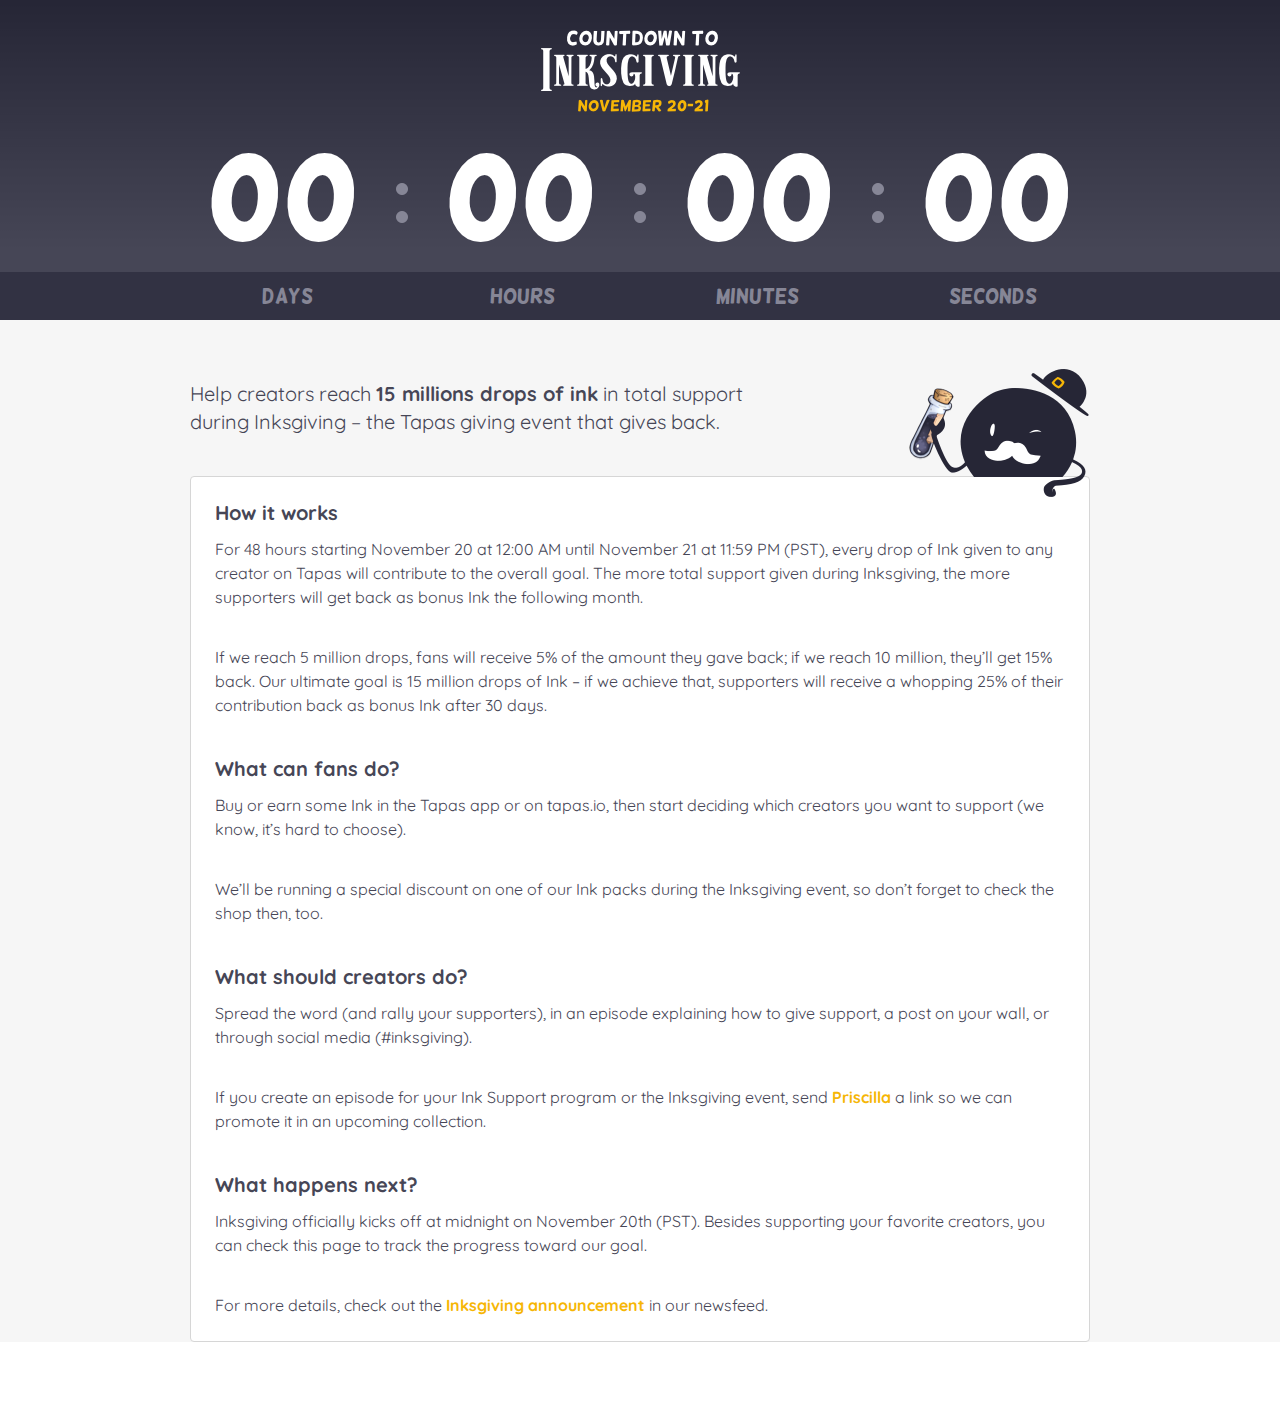
<file: index.html>
<!DOCTYPE html>
<html>
  <head>
        <meta charset="utf-8">
        <meta http-equiv="X-UA-Compatible" content="IE=edge">
        <title>Inksgiving - Tapas</title>
        <meta name="robots" content="noimageindex, noarchive">
        <meta name="mobile-web-app-capable" content="yes">
        <meta name="theme-color" content="#000000">
        <meta id="viewport" name="viewport" content="width=device-width, initial-scale=1, minimum-scale=1, maximum-scale=1, viewport-fit=cover">
        <link rel="stylesheet" href="sprites-events.min.css"/>
        <link href="https://fonts.googleapis.com/css?family=Quicksand:400,700" rel="stylesheet">
        <style type="text/css">
          @font-face {
            font-family: Helsinki;
            font-weight:400;
            src: local('Helsinki'), url('./resources/fonts/helsinki.ttf') format('truetype');
          }
          html, body, .root {
            min-height: 100%;
            margin: 0;
            padding: 0;
            border: 0;
          }
          html {
            vertical-align: baseline;
          }
          body {
            overflow-y: auto;
            font-family: 'Quicksand', sans-serif;
            font-size: 14px;
            line-height: 18px;
          }
          i {
            display: inline-block;
          }
          header {
            background-image: url(./resources/images/inksgiving-gradient.png);
            background-repeat: repeat-x;
            background-size: 2px 320px;
            height: 320px;
            display: flex;
            flex-direction: column;
          }
          .header__title-block {
            padding-top: 30px;
            margin: 0 auto;
            text-align: center;
            flex-grow: 1;
            flex-shrink: 0;
          }
          .header__descs {
            margin: 0 auto;
            display: flex;
            width: 100%;
            max-width: 940px;
            height: 48px;
            align-items: center;
          }
          .header__desc {
            flex-grow: 1;
            flex-basis: 0;
            height: 24px;
            color: #868696;
            font-family: Helsinki;
            font-size: 20px;
            line-height: 24px;
            text-align: center;
          }
          .header__counter {
            margin: 0 auto;
            display: flex;
            width: 100%;
            max-width: 940px;
            align-items: center;
          }
          .header__counter-number {
            flex-grow: 1;
            flex-basis: 0;
            color: #FFFFFF;
            font-family: Helsinki;
            font-size: 120px;
            line-height: 1;
            text-align: center;
            margin-bottom: 15px;
          }
          .section {
            background-color: #f6f6f6;
            height: 100%;
          }
          .main {
            height: 100%;
            width: 100%;
            max-width: 940px;
            margin: 60px auto;
            color: #464656;
            padding: 0 20px;
            box-sizing: border-box;
          }
          .main p {
            margin: 0;
          }
          .main a {
            color: #F6B606;
            text-decoration: none;
          }
          .main__how-box {
            margin: 0 auto;
            border: 1px solid #D6D6D6;
            border-radius: 4px;
            background-color: #FFFFFF;
            font-size: 16px;
            line-height: 24px;
            padding: 24px;
            position: relative;
          }
          .main__how-box h5 {
            font-size: 20px;
            margin: 40px 0 12px;
          }
          .main__how-box h5.nm {
            margin-top: 0;
          }
          .main__hero {
            width: 100%;
            max-width: 572px;
            font-size: 20px;
            line-height: 28px;
            margin-bottom: 40px !important;
          }
          .main__tapamon {
            position: absolute;
            right: 0;
            top: -108px;
          }
          .empty {
            line-height: 36px;
          }
        </style>
        <script type="text/javascript">
          //https://codeburst.io/a-countdown-timer-in-pure-javascript-f3cdaae1a1a3
          function countdown(endDate) {
            var days, hours, minutes, seconds;

            endDate = new Date(endDate).getTime();

            if (isNaN(endDate)) {
              return;
            }

            setInterval(calculate, 1000);

            function calculate() {
              var startDate = new Date();
              startDate = startDate.getTime();

              var timeRemaining = parseInt((endDate - startDate) / 1000);

              if (timeRemaining >= 0) {
                days = parseInt(timeRemaining / 86400);
                timeRemaining = (timeRemaining % 86400);

                hours = parseInt(timeRemaining / 3600);
                timeRemaining = (timeRemaining % 3600);

                minutes = parseInt(timeRemaining / 60);
                timeRemaining = (timeRemaining % 60);

                seconds = parseInt(timeRemaining);

                document.getElementById("days").innerHTML = parseInt(days, 10);
                document.getElementById("hours").innerHTML = ("0" + hours).slice(-2);
                document.getElementById("minutes").innerHTML = ("0" + minutes).slice(-2);
                document.getElementById("seconds").innerHTML = ("0" + seconds).slice(-2);
              } else {
                return;
              }
            }
          }

          (function () {
            countdown(Date.UTC('2018', '10', '20', '8', '0','0'));
          }());
        </script>
  </head>
  <body>
    <div class="root">
      <section class="section">
        <header class="header">
          <div class="header__title-block">
            <i class="sp-ev-title-block"></i>
          </div>
          <div class="header__counter">
            <span class="header__counter-number" id="days">00</span>
            <span class="header__coutner-dot"><i class="sp-ev-colon-block"></i></span>
            <span class="header__counter-number" id="hours">00</span>
            <span class="header__coutner-dot"><i class="sp-ev-colon-block"></i></span>
            <span class="header__counter-number" id="minutes">00</span>
            <span class="header__coutner-dot"><i class="sp-ev-colon-block"></i></span>
            <span class="header__counter-number" id="seconds">00</span>
          </div>
          <div class="header__descs">
            <span class="header__desc">days</span>
            <span class="header__desc">hours</span>
            <span class="header__desc">minutes</span>
            <span class="header__desc">seconds</span>
          </div>
        </header>
        <main class="main">
          <p class="main__hero">Help creators reach <b>15 millions drops of ink</b> in total support during Inksgiving – the Tapas giving event that gives back.</p>
          <div class="main__how-box">
            <div class="main__tapamon">
              <i class="sp-ev-tapamon-inkpilgrim"></i>
            </div>
            <h5 class="nm">How it works</h5>
            <p>For 48 hours starting November 20 at 12:00 AM until November 21 at 11:59 PM (PST), every drop of Ink given to any creator on Tapas will contribute to the overall goal. The more total support given during Inksgiving, the more supporters will get back as bonus Ink the following month.</p>
            <p class="empty">&nbsp;</p>
            <p>If we reach 5 million drops, fans will receive 5% of the amount they gave back; if we reach 10 million, they’ll get 15% back. Our ultimate goal is 15 million drops of Ink – if we achieve that, supporters will receive a whopping 25% of their contribution back as bonus Ink after 30 days.</p>

            <h5>What can fans do?</h5>
            <p>Buy or earn some Ink in the Tapas app or on tapas.io, then start deciding which creators you want to support (we know, it’s hard to choose).</p>
            <p class="empty">&nbsp;</p>
            <p>We’ll be running a special discount on one of our Ink packs during the Inksgiving event, so don’t forget to check the shop then, too.</p>

            <h5>What should creators do?</h5>
            <p>Spread the word (and rally your supporters), in an episode explaining how to give support, a post on your wall, or through social media (#inksgiving).</p>
            <p class="empty">&nbsp;</p>
            <p>If you create an episode for your Ink Support program or the Inksgiving event, send <a href="mailto:priscillatov@tapasmedia.co"><b>Priscilla</b></a> a link so we can promote it in an upcoming collection.</p>

            <h5>What happens next?</h5>
            <p>Inksgiving officially kicks off at midnight on November 20th (PST). Besides supporting your favorite creators, you can check this page to track the progress toward our goal.</p>
            <p class="empty">&nbsp;</p>
            <p>For more details, check out the <a href="https://tapas.io/newsfeed/32"><b>Inksgiving announcement</b></a> in our newsfeed.</p>
          </div>
        </main>
      </section>
    </div>
  </body>
</html>
</file>
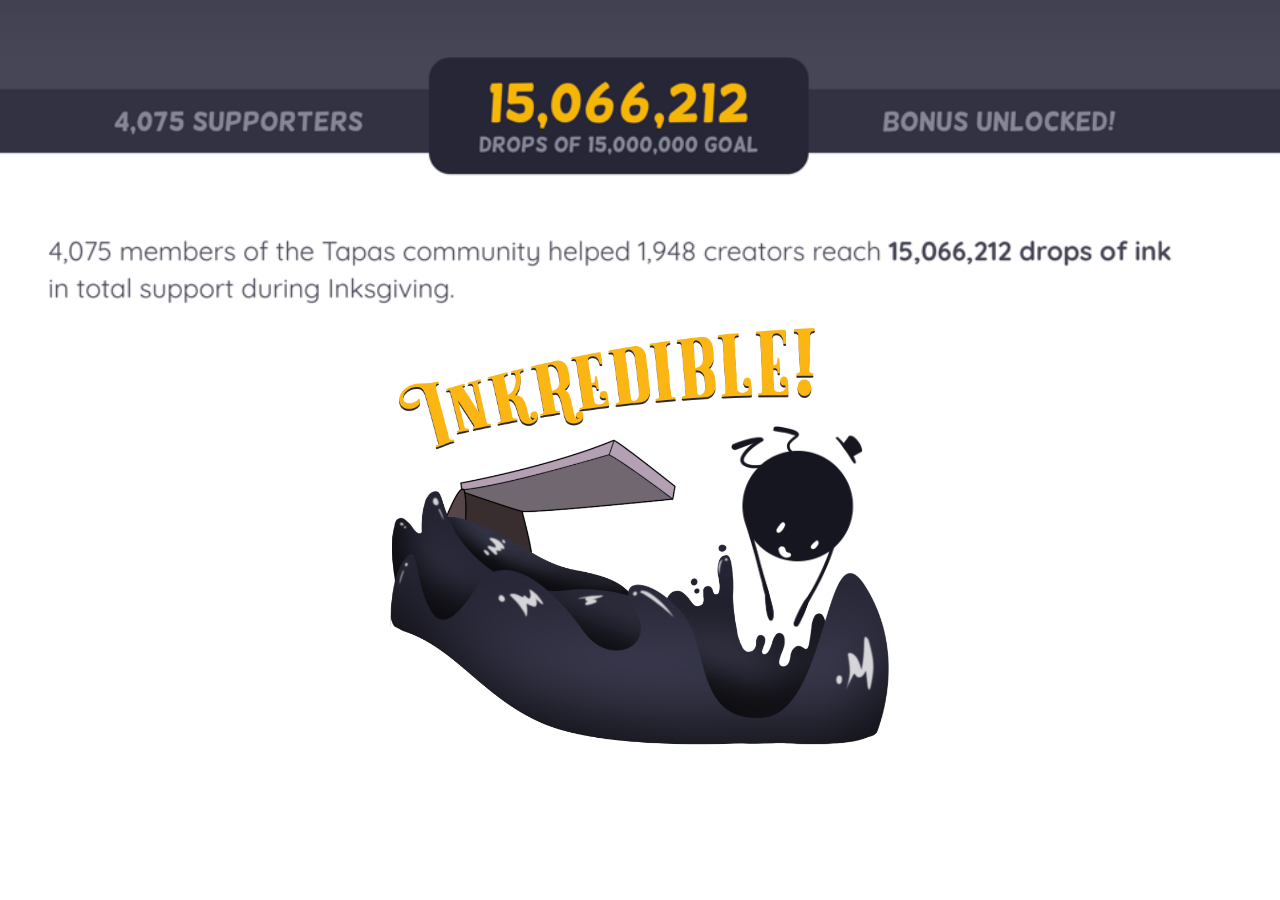
<file: ink-diving.html>
<!DOCTYPE html>
<html>
  <head>
        <meta charset="utf-8">
        <meta http-equiv="X-UA-Compatible" content="IE=edge">
        <title>Inksgiving - Tapas</title>
        <meta name="robots" content="noimageindex, noarchive">
        <meta name="mobile-web-app-capable" content="yes">
        <meta name="theme-color" content="#000000">
        <meta id="viewport" name="viewport" content="width=device-width, initial-scale=1, minimum-scale=1, maximum-scale=1, viewport-fit=cover">
        <script src="https://cdnjs.cloudflare.com/ajax/libs/jquery/3.3.1/jquery.slim.min.js"></script>
        <style type="text/css">
        @font-face {
          font-family: Sarastic;
          font-weight:400;
          src: local('Sarastic'), url('./resources/fonts/Sarcastic-Regular.ttf') format('truetype');
        }
        p {
          font-family: Sarastic;
        }
        .frame {
          margin: 48px auto;
          position: relative;
          width: 500px;
          height: 448px;
          top: 270px;
        }
        .overflow {
          overflow: hidden;
        }
        .t-dive {
          position: absolute;
          right: 27px;
          bottom: 139px;
          transition: bottom 1.5s cubic-bezier(0.18, 0.89, 0.32, 1.28) 0s;
        }
        .t-diving {
          bottom: -90px;
        }
        .t-text {
          position: absolute;
          left: -8px;
          top: 7px;
          z-index: 10;
          cursor: pointer;
        }
        .t-see {
          position: absolute;
          bottom: 5px;
          right: 1px;
          z-index: 100;
          opacity: 1;
          transition: opacity 1s cubic-bezier(0.18, 0.89, 0.32, 1.28) 0.5s;

        }
        .t-bg {
          position: absolute;
          bottom: 0;
          opacity: 0.5;
        }
        @keyframes swing {
          15% {
            transform: rotate3d(0, 0, 1, 15deg);
          }

          30% {
            transform: rotate3d(0, 0, 1, -10deg);
          }

          45% {
            transform: rotate3d(0, 0, 1, 5deg);
          }

          60% {
            transform: rotate3d(0, 0, 1, -5deg);
          }

          75%, 100% {
            transform: rotate3d(0, 0, 1, 0deg);
          }
        }

        .swing {
          transform-origin: top center;
          animation-name: swing;
          animation-duration: 1.5s;
          animation-delay: 1s;
          animation-iteration-count: infinite;
        }

        @keyframes rotateOutDownLeft {
          from {
            transform-origin: left bottom;
            opacity: 1;
          }

          to {
            transform-origin: left bottom;
            transform: rotate3d(0, 0, 1, 45deg);
            opacity: 0;
          }
        }

        .rotateOutDownLeft {
          animation-name: rotateOutDownLeft;
          animation-duration: 1s;
        }

        .hidden {
          display: none;
        }
        .white {
          background-color: #FFF;
          width: 100%;
          height: 100px;
          bottom: 0;
          position: absolute;
        }

        .fadeOut {
          opacity: 0;
        }
        .txt {
          font-size: 140px;
          margin: auto 0;
          text-align: center;
          color: white ;
          text-shadow: 0 0 5px #fff, 0 0 10px #fff, 0 0 20px #fcb614, 0 0 30px #fcb614, 0 0 40px #fcb614, 0 0 55px #fcb614, 0 0 75px #fcb614;
        }
        body {
          background-image: url(resources/images/bg.png);
          background-size: 100%;
          background-repeat: no-repeat;

        }
    </style>
  </head>
  <body>
    <div style="">
      <div class="frame">
        <img class="t-dive js-img" src="resources/images/t-dive.png" width="132">
        <img class="t-text swing js-img" src="resources/images/ink-text.png" width="450" onclick="a()">
        <div class="white js-img"></div>
        <img class="t-see js-img" src="resources/images/inksea.png" width="500">
        <!-- <img class="t-bg" src="resources/images/ink-dive-ink.png" width="500"> -->
        <p class="txt hidden">inkredible!</p>
      </div>
    </div>
      <script type="text/javascript">
        function a() {
          $('.t-text').removeClass('swing').addClass('rotateOutDownLeft');
          $('.frame').addClass('overflow');
          $('.t-dive').addClass('t-diving');
          $('.t-see').addClass('fadeOut');
        }

        $('.t-text').on('animationend', function() {
          $('.js-img').addClass('hidden');
          $('.txt').removeClass('hidden');
        });
      </script>
  </body>
</html>
</file>
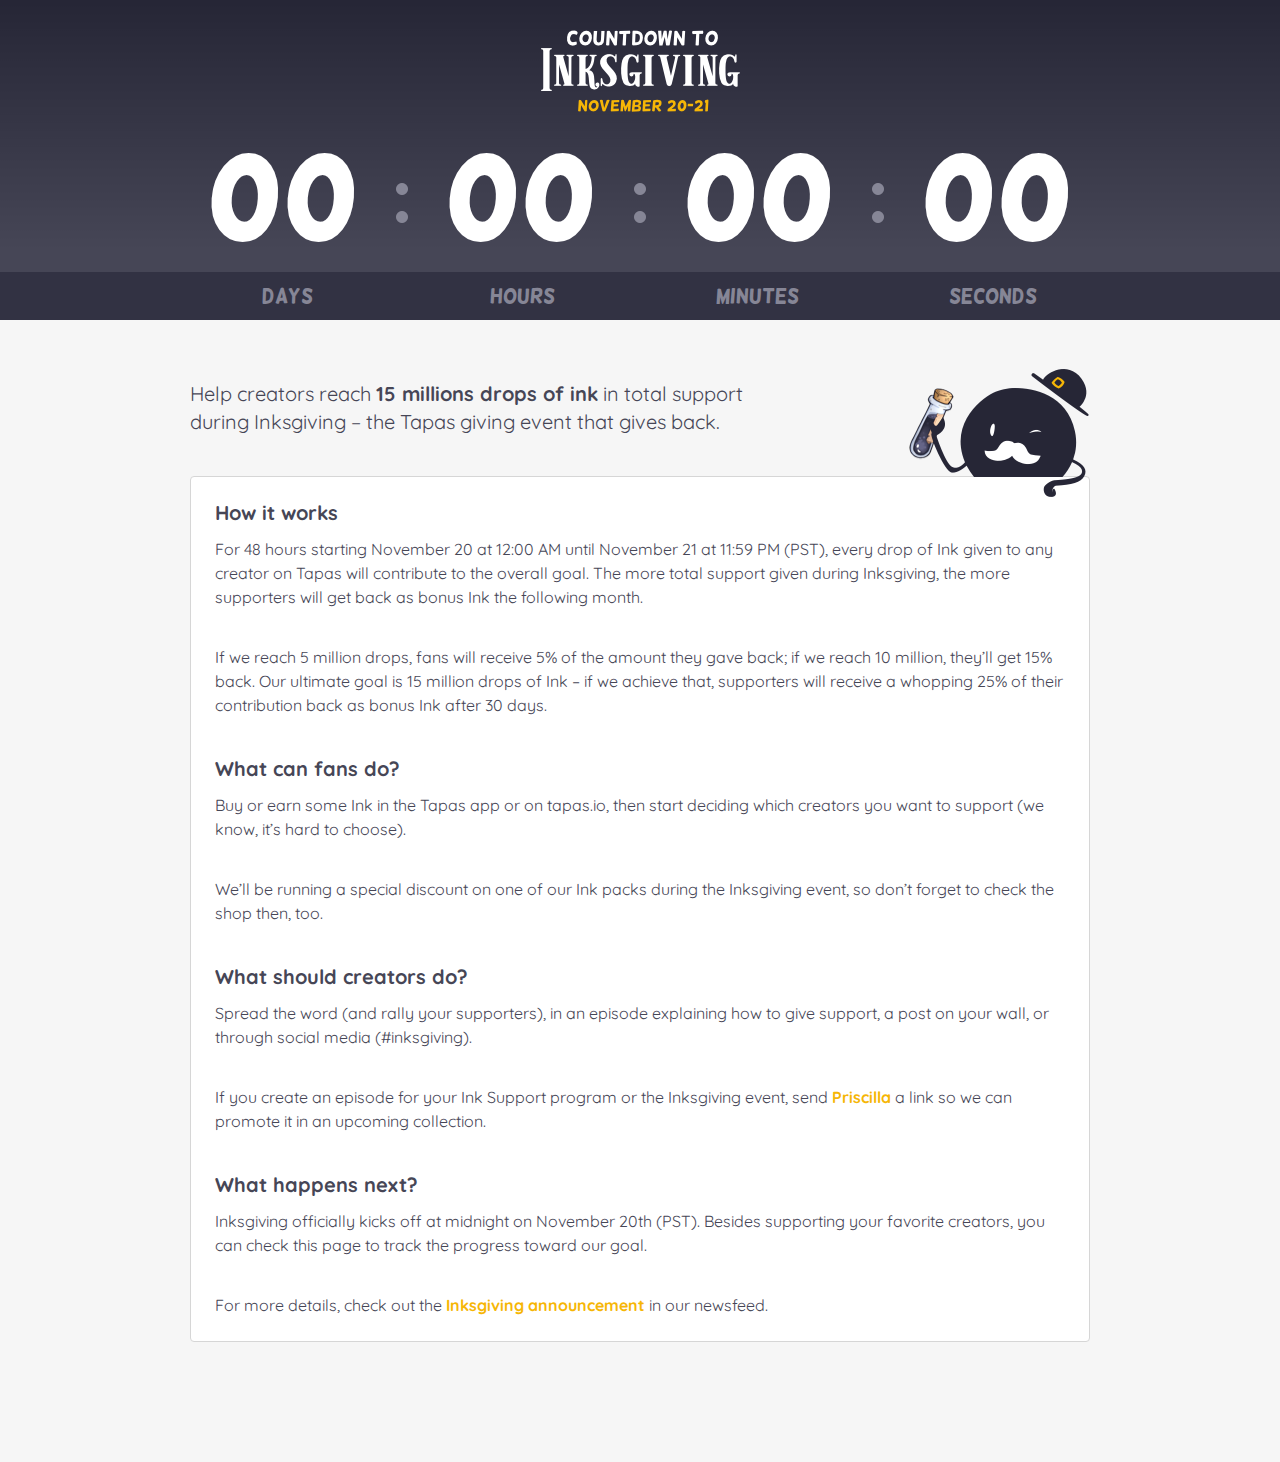
<file: inks.html>
<!DOCTYPE html>
<html>
  <head>
        <meta charset="utf-8">
        <meta http-equiv="X-UA-Compatible" content="IE=edge">
        <title>Inksgiving - Tapas</title>
        <meta name="robots" content="noimageindex, noarchive">
        <meta name="mobile-web-app-capable" content="yes">
        <meta name="theme-color" content="#000000">
        <meta id="viewport" name="viewport" content="width=device-width, initial-scale=1, minimum-scale=1, maximum-scale=1, viewport-fit=cover">
        <link rel="stylesheet" href="sprites-events.min.css"/>
        <link href="https://fonts.googleapis.com/css?family=Quicksand:400,700" rel="stylesheet">
        <style type="text/css">
          @font-face {
            font-family: Helsinki;
            font-weight:400;
            src: local('Helsinki'), url('./resources/fonts/helsinki.ttf') format('truetype');
          }
          html, body, .root {
            min-height: 100%;
            margin: 0;
            padding: 0;
            border: 0;
          }
          html {
            vertical-align: baseline;
          }
          body {
            overflow-y: auto;
            font-family: 'Quicksand', sans-serif;
            font-size: 14px;
            line-height: 18px;
          }
          i {
            display: inline-block;
          }
          header {
            background-image: url(./resources/images/inksgiving-gradient.png);
            background-repeat: repeat-x;
            background-size: 2px 320px;
            height: 320px;
            display: flex;
            flex-direction: column;
          }
          .header__title-block {
            padding-top: 30px;
            margin: 0 auto;
            text-align: center;
            flex-grow: 1;
            flex-shrink: 0;
          }
          .header__descs {
            margin: 0 auto;
            display: flex;
            width: 100%;
            max-width: 940px;
            height: 48px;
            align-items: center;
          }
          .header__desc {
            flex-grow: 1;
            flex-basis: 0;
            height: 24px;
            color: #868696;
            font-family: Helsinki;
            font-size: 20px;
            line-height: 24px;
            text-align: center;
          }
          .header__counter {
            margin: 0 auto;
            display: flex;
            width: 100%;
            max-width: 940px;
            align-items: center;
          }
          .header__counter-number {
            flex-grow: 1;
            flex-basis: 0;
            color: #FFFFFF;
            font-family: Helsinki;
            font-size: 120px;
            line-height: 1;
            text-align: center;
            margin-bottom: 15px;
          }
          .section {
            background-color: #f6f6f6;
            padding-bottom: 60px;
          }
          .main {
            height: 100%;
            width: 100%;
            max-width: 940px;
            margin: 60px auto;
            color: #464656;
            padding: 0 20px;
            box-sizing: border-box;
          }
          .main p {
            margin: 0;
          }
          .main a {
            color: #F6B606;
            text-decoration: none;
          }
          .main__how-box {
            margin: 0 auto;
            border: 1px solid #D6D6D6;
            border-radius: 4px;
            background-color: #FFFFFF;
            font-size: 16px;
            line-height: 24px;
            padding: 24px;
            position: relative;
          }
          .main__how-box h5 {
            font-size: 20px;
            margin: 40px 0 12px;
          }
          .main__how-box h5.nm {
            margin-top: 0;
          }
          .main__hero {
            width: 100%;
            max-width: 572px;
            font-size: 20px;
            line-height: 28px;
            margin-bottom: 40px !important;
          }
          .main__tapamon {
            position: absolute;
            right: 0;
            top: -108px;
          }
          .empty {
            line-height: 36px;
          }
        </style>
        <script type="text/javascript">
          //https://codeburst.io/a-countdown-timer-in-pure-javascript-f3cdaae1a1a3
          function countdown(endDate) {
            var days, hours, minutes, seconds;

            endDate = new Date(endDate).getTime();

            if (isNaN(endDate)) {
              return;
            }

            setInterval(calculate, 1000);

            function calculate() {
              var startDate = new Date();
              startDate = startDate.getTime();

              var timeRemaining = parseInt((endDate - startDate) / 1000);

              if (timeRemaining >= 0) {
                days = parseInt(timeRemaining / 86400);
                timeRemaining = (timeRemaining % 86400);

                hours = parseInt(timeRemaining / 3600);
                timeRemaining = (timeRemaining % 3600);

                minutes = parseInt(timeRemaining / 60);
                timeRemaining = (timeRemaining % 60);

                seconds = parseInt(timeRemaining);

                document.getElementById("days").innerHTML = parseInt(days, 10);
                document.getElementById("hours").innerHTML = ("0" + hours).slice(-2);
                document.getElementById("minutes").innerHTML = ("0" + minutes).slice(-2);
                document.getElementById("seconds").innerHTML = ("0" + seconds).slice(-2);
              } else {
                return;
              }
            }
          }

          (function () {
            countdown(Date.UTC('2018', '10', '20', '8', '0','0'));
          }());
        </script>
  </head>
  <body>
    <div class="root">
      <section class="section">
        <header class="header">
          <div class="header__title-block">
            <i class="sp-ev-title-block"></i>
          </div>
          <div class="header__counter">
            <span class="header__counter-number" id="days">00</span>
            <span class="header__coutner-dot"><i class="sp-ev-colon-block"></i></span>
            <span class="header__counter-number" id="hours">00</span>
            <span class="header__coutner-dot"><i class="sp-ev-colon-block"></i></span>
            <span class="header__counter-number" id="minutes">00</span>
            <span class="header__coutner-dot"><i class="sp-ev-colon-block"></i></span>
            <span class="header__counter-number" id="seconds">00</span>
          </div>
          <div class="header__descs">
            <span class="header__desc">days</span>
            <span class="header__desc">hours</span>
            <span class="header__desc">minutes</span>
            <span class="header__desc">seconds</span>
          </div>
        </header>
        <main class="main">
          <p class="main__hero">Help creators reach <b>15 millions drops of ink</b> in total support during Inksgiving – the Tapas giving event that gives back.</p>
          <div class="main__how-box">
            <div class="main__tapamon">
              <i class="sp-ev-tapamon-inkpilgrim"></i>
            </div>
            <h5 class="nm">How it works</h5>
            <p>For 48 hours starting November 20 at 12:00 AM until November 21 at 11:59 PM (PST), every drop of Ink given to any creator on Tapas will contribute to the overall goal. The more total support given during Inksgiving, the more supporters will get back as bonus Ink the following month.</p>
            <p class="empty">&nbsp;</p>
            <p>If we reach 5 million drops, fans will receive 5% of the amount they gave back; if we reach 10 million, they’ll get 15% back. Our ultimate goal is 15 million drops of Ink – if we achieve that, supporters will receive a whopping 25% of their contribution back as bonus Ink after 30 days.</p>

            <h5>What can fans do?</h5>
            <p>Buy or earn some Ink in the Tapas app or on tapas.io, then start deciding which creators you want to support (we know, it’s hard to choose).</p>
            <p class="empty">&nbsp;</p>
            <p>We’ll be running a special discount on one of our Ink packs during the Inksgiving event, so don’t forget to check the shop then, too.</p>

            <h5>What should creators do?</h5>
            <p>Spread the word (and rally your supporters), in an episode explaining how to give support, a post on your wall, or through social media (#inksgiving).</p>
            <p class="empty">&nbsp;</p>
            <p>If you create an episode for your Ink Support program or the Inksgiving event, send <a href="mailto:priscillatov@tapasmedia.co"><b>Priscilla</b></a> a link so we can promote it in an upcoming collection.</p>

            <h5>What happens next?</h5>
            <p>Inksgiving officially kicks off at midnight on November 20th (PST). Besides supporting your favorite creators, you can check this page to track the progress toward our goal.</p>
            <p class="empty">&nbsp;</p>
            <p>For more details, check out the <a href="https://tapas.io/newsfeed/32"><b>Inksgiving announcement</b></a> in our newsfeed.</p>
          </div>
        </main>
        <p></p>
      </section>
    </div>
  </body>
</html>
</file>
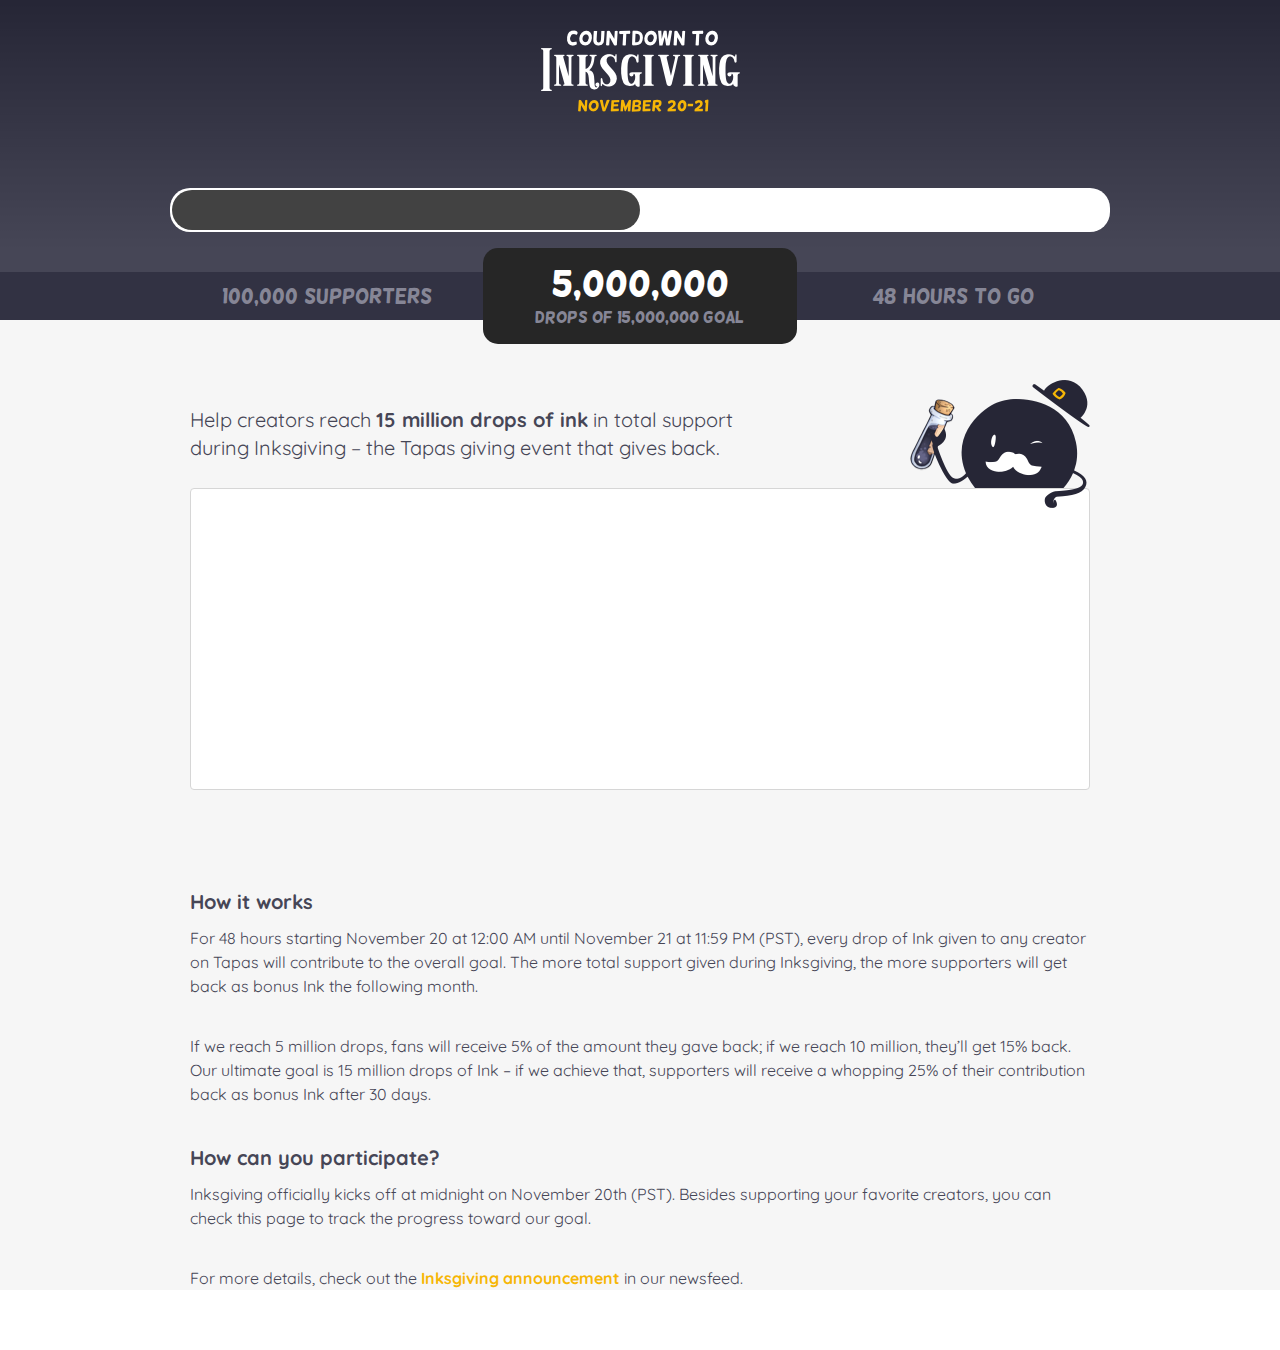
<file: live.html>
<!DOCTYPE html>
<html>
  <head>
        <meta charset="utf-8">
        <meta http-equiv="X-UA-Compatible" content="IE=edge">
        <title>Inksgiving - Tapas</title>
        <meta name="robots" content="noimageindex, noarchive">
        <meta name="mobile-web-app-capable" content="yes">
        <meta name="theme-color" content="#000000">
        <meta id="viewport" name="viewport" content="width=device-width, initial-scale=1, minimum-scale=1, maximum-scale=1, viewport-fit=cover">
        <link rel="stylesheet" href="sprites-events.min.css"/>
        <link href="https://fonts.googleapis.com/css?family=Quicksand:400,700" rel="stylesheet">
        <style type="text/css">
          @font-face {
            font-family: Helsinki;
            font-weight:400;
            src: local('Helsinki'), url('./resources/fonts/helsinki.ttf') format('truetype');
          }
          html, body, .root {
            min-height: 100%;
            margin: 0;
            padding: 0;
            border: 0;
            min-width: 640px;
          }
          html {
            vertical-align: baseline;
          }
          body {
            overflow-y: auto;
            font-family: 'Quicksand', sans-serif;
            font-size: 14px;
            line-height: 18px;
          }
          i {
            display: inline-block;
          }
          header {
            background-image: url(./resources/images/inksgiving-gradient.png);
            background-repeat: repeat-x;
            background-size: 2px 320px;
            height: 320px;
            display: flex;
            flex-direction: column;
          }
          .header__title-block {
            padding-top: 30px;
            margin: 0 auto;
            text-align: center;
            flex-grow: 1;
            flex-shrink: 0;
          }
          .header__descs {
            margin: 0 auto;
            display: flex;
            width: 100%;
            max-width: 940px;
            height: 48px;
            align-items: center;
          }
          .header__desc {
            flex-grow: 1;
            flex-basis: 0;
            height: 24px;
            color: #868696;
            font-family: Helsinki;
            font-size: 20px;
            line-height: 24px;
            text-align: center;
            position: relative;
          }
          .goal-box {
            position: absolute;
            width: 100%;
            background-color: #262626;
            height: 96px;
            box-sizing: border-box;
            border-radius: 15px;
            top: -36px;
            color: white;
            display: flex;
            flex-direction: column;
            justify-content: center;
          }
          .goal-number {
            font-size: 36px;
            line-height: 1.2;
          }
          .goal-msg {
            font-size: 16px;
            color: #868696;
          }
          .header__bar {
            margin: 0 auto;
            display: flex;
            width: 100%;
            max-width: 940px;
            align-items: center;
            margin-bottom: 40px;
          }
          .bar__inner {
            background-color: #424242;
            width: 50%;
            line-height: 40px;
            border-radius: 20px;
          }
          .bar__outer {
            background-color: #FFFFFF;
            width: 100%;
            padding: 2px;
            border-radius: 20px;

          }
          .section {
            background-color: #f6f6f6;
            height: 100%;
          }
          .main {
            height: 100%;
            width: 100%;
            max-width: 940px;
            margin: 60px auto;
            color: #464656;
            padding: 0 20px;
            box-sizing: border-box;
          }
          p {
            margin: 0;
          }
          .main a {
            color: #F6B606;
            text-decoration: none;
          }
          .main__message-box {
            border-radius: 4px;
            background-color: #FFFFFF;
            overflow-y: scroll;
            min-height: 300px;
            max-height: 600px;
            border: 1px solid #D6D6D6;
            margin-bottom: 100px;
          }
          .main__how-box--footer {
            font-size: 16px;
            line-height: 24px;
          }
          h5 {
            font-size: 20px;
            margin: 40px 0 12px;
          }
          h5.nm {
            margin-top: 0;
          }
          .main__hero {
            width: 100%;
            display: flex;
            margin-bottom: -20px;
            align-items: center;
            justify-content: space-between;
          }
          .main__hero-txt {
            flex-grow: 1;
            font-size: 20px;
            line-height: 28px;
            margin-top: -20px;
            max-width: 600px;
          }
          .main__hero-tapamon {
            flex-grow: 0;
            text-align: right;
          }
          .empty {
            line-height: 36px;
          }
          i {
            vertical-align: middle;
          }
        </style>
        <script type="text/javascript">
          //https://codeburst.io/a-countdown-timer-in-pure-javascript-f3cdaae1a1a3
          function countdown(endDate) {
            var days, hours, minutes, seconds;

            endDate = new Date(endDate).getTime();

            if (isNaN(endDate)) {
              return;
            }

            setInterval(calculate, 1000);

            function calculate() {
              var startDate = new Date();
              startDate = startDate.getTime();

              var timeRemaining = parseInt((endDate - startDate) / 1000);

              if (timeRemaining >= 0) {
                days = parseInt(timeRemaining / 86400);
                timeRemaining = (timeRemaining % 86400);

                hours = parseInt(timeRemaining / 3600);
                timeRemaining = (timeRemaining % 3600);

                minutes = parseInt(timeRemaining / 60);
                timeRemaining = (timeRemaining % 60);

                seconds = parseInt(timeRemaining);

                document.getElementById("days").innerHTML = parseInt(days, 10);
                document.getElementById("hours").innerHTML = ("0" + hours).slice(-2);
                document.getElementById("minutes").innerHTML = ("0" + minutes).slice(-2);
                document.getElementById("seconds").innerHTML = ("0" + seconds).slice(-2);
              } else {
                return;
              }
            }
          }

          (function () {
            // countdown(Date.UTC('2018', '10', '20', '8', '0','0'));
          }());
        </script>
  </head>
  <body>
    <div class="root">
      <section class="section">
        <header class="header">
          <div class="header__title-block">
            <i class="sp-ev-title-block"></i>
          </div>
          <div class="header__bar">
            <div class="bar__outer">
              <div class="bar__inner">&nbsp;</div>
            </div>
          </div>
          <div class="header__descs">
            <span class="header__desc">100,000 supporters</span>
            <span class="header__desc">
              <div class="goal-box">
                <p class="goal-number">5,000,000</p>
                <p class="goal-msg">drops of 15,000,000 goal</p>
              </div>
            </span>
            <span class="header__desc">48 hours to go</span>
          </div>
        </header>
        <main class="main">
          <div class="main__hero">
            <p class="main__hero-txt">Help creators reach <b>15 million drops of ink</b> in total support during Inksgiving – the Tapas giving event that gives back.</p>
            <div class="main__hero-tapamon">
              <i class="sp-ev-tapamon-inkpilgrim"></i>
            </div>
          </div>
          <div class="main__message-box">

          </div>
          <div class="main__how-box--footer">
            <h5 class="nm">How it works</h5>
            <p>For 48 hours starting November 20 at 12:00 AM until November 21 at 11:59 PM (PST), every drop of Ink given to any creator on Tapas will contribute to the overall goal. The more total support given during Inksgiving, the more supporters will get back as bonus Ink the following month.</p>
            <p class="empty">&nbsp;</p>
            <p>If we reach 5 million drops, fans will receive 5% of the amount they gave back; if we reach 10 million, they’ll get 15% back. Our ultimate goal is 15 million drops of Ink – if we achieve that, supporters will receive a whopping 25% of their contribution back as bonus Ink after 30 days.</p>

            <h5>How can you participate?</h5>
            <p>Inksgiving officially kicks off at midnight on November 20th (PST). Besides supporting your favorite creators, you can check this page to track the progress toward our goal.</p>
            <p class="empty">&nbsp;</p>
            <p>For more details, check out the <a href="https://tapas.io/newsfeed/32"><b>Inksgiving announcement</b></a> in our newsfeed.</p>
          </div>
        </main>
      </section>
    </div>
  </body>
</html>
</file>
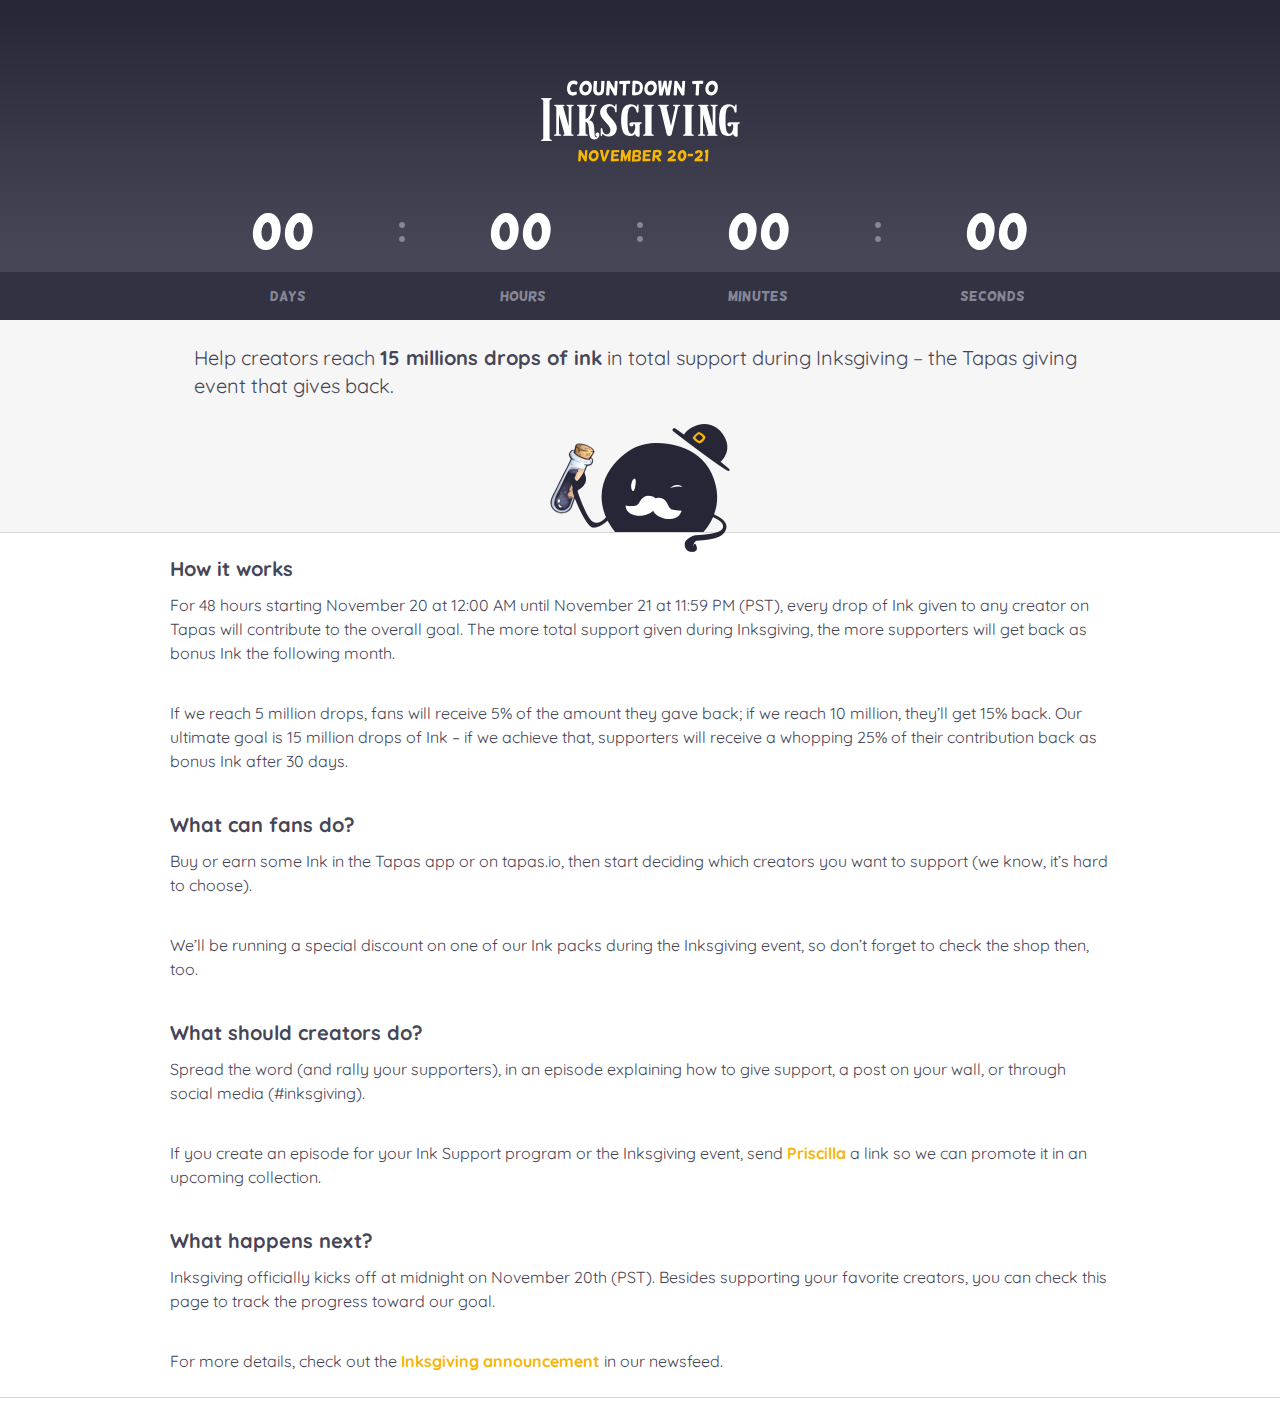
<file: mindex.html>
<!DOCTYPE html>
<html>
  <head>
        <meta charset="utf-8">
        <meta http-equiv="X-UA-Compatible" content="IE=edge">
        <title>Inksgiving - Tapas</title>
        <meta name="robots" content="noimageindex, noarchive">
        <meta name="mobile-web-app-capable" content="yes">
        <meta name="theme-color" content="#000000">
        <meta id="viewport" name="viewport" content="width=device-width, initial-scale=1, minimum-scale=1, maximum-scale=1, viewport-fit=cover">
        <link rel="stylesheet" href="sprites-events.min.css"/>
        <link href="https://fonts.googleapis.com/css?family=Quicksand:400,700" rel="stylesheet">
        <style type="text/css">
          @font-face {
            font-family: Helsinki;
            font-weight:400;
            src: local('Helsinki'), url('./resources/fonts/helsinki.ttf') format('truetype');
          }
          html, body, .root {
            min-height: 100%;
            margin: 0;
            padding: 0;
            border: 0;
          }
          html {
            vertical-align: baseline;
          }
          body {
            overflow-y: auto;
            font-family: 'Quicksand', sans-serif;
            font-size: 14px;
            line-height: 18px;
          }
          i {
            display: inline-block;
          }
          header {
            background-image: url(./resources/images/inksgiving-gradient.png);
            background-repeat: repeat-x;
            background-size: 2px 320px;
            height: 320px;
            display: flex;
            flex-direction: column;
          }
          .header__title-block {
            padding-top: 80px;
            margin: 0 auto;
            text-align: center;
            flex-grow: 1;
            flex-shrink: 0;
          }
          .header__descs {
            margin: 0 auto;
            display: flex;
            width: 100%;
            max-width: 940px;
            height: 48px;
            align-items: center;
          }
          .header__desc {
            flex-grow: 1;
            flex-basis: 0;
            height: 24px;
            color: #868696;
            font-family: Helsinki;
            font-size: 14px;
            line-height: 24px;
            text-align: center;
          }
          .header__counter {
            margin: 0 auto;
            display: flex;
            width: 100%;
            max-width: 940px;
            align-items: center;
            margin-bottom: 15px;
          }
          .header__counter-number {
            flex-grow: 1;
            flex-basis: 0;
            color: #FFFFFF;
            font-family: Helsinki;
            font-size: 50px;
            line-height: 1;
            text-align: center;
          }
          .section {
            background-color: #f6f6f6;
            height: 100%;
          }
          .main {
            height: 100%;
            width: 100%;
            margin: 0 auto 24px;
            color: #464656;
          }
          .main p {
            margin: 0;
          }
          .main a {
            color: #F6B606;
            text-decoration: none;
          }
          .main__how-box {
            border-top: 1px solid #D6D6D6;
            border-bottom: 1px solid #D6D6D6;
            background-color: #FFFFFF;
          }
          .main__how-box-inner {
            font-size: 16px;
            line-height: 24px;
            padding: 24px;
            margin: 0 auto;
            max-width: 940px;
          }
          .main__how-box h5 {
            font-size: 20px;
            margin: 40px 0 12px;
          }
          .main__how-box h5.nm {
            margin-top: 0;
          }
          .main__hero {
            width: 100%;
            max-width: 940px;
            font-size: 20px;
            line-height: 28px;
            padding: 24px;
            box-sizing: border-box;
            margin: 0 auto !important;
          }
          .main__tapamon {
            margin-bottom: -20px;
            text-align: center;
          }
          .empty {
            line-height: 36px;
          }
          i {
            vertical-align: middle;
          }
          .header__coutner-dot i {
            transform: scale(0.5);
          }
        </style>
        <script type="text/javascript">
          //https://codeburst.io/a-countdown-timer-in-pure-javascript-f3cdaae1a1a3
          function countdown(endDate) {
            var days, hours, minutes, seconds;

            endDate = new Date(endDate).getTime();

            if (isNaN(endDate)) {
              return;
            }

            setInterval(calculate, 1000);

            function calculate() {
              var startDate = new Date();
              startDate = startDate.getTime();

              var timeRemaining = parseInt((endDate - startDate) / 1000);

              if (timeRemaining >= 0) {
                days = parseInt(timeRemaining / 86400);
                timeRemaining = (timeRemaining % 86400);

                hours = parseInt(timeRemaining / 3600);
                timeRemaining = (timeRemaining % 3600);

                minutes = parseInt(timeRemaining / 60);
                timeRemaining = (timeRemaining % 60);

                seconds = parseInt(timeRemaining);

                document.getElementById("days").innerHTML = parseInt(days, 10);
                document.getElementById("hours").innerHTML = ("0" + hours).slice(-2);
                document.getElementById("minutes").innerHTML = ("0" + minutes).slice(-2);
                document.getElementById("seconds").innerHTML = ("0" + seconds).slice(-2);
              } else {
                return;
              }
            }
          }

          (function () {
            countdown(Date.UTC('2018', '10', '20', '8', '0','0'));
          }());
        </script>
  </head>
  <body>
    <div class="root">
      <section class="section">
        <header class="header">
          <div class="header__title-block">
            <i class="sp-ev-title-block"></i>
          </div>
          <div class="header__counter">
            <span class="header__counter-number" id="days">00</span>
            <span class="header__coutner-dot"><i class="sp-ev-colon-block"></i></span>
            <span class="header__counter-number" id="hours">00</span>
            <span class="header__coutner-dot"><i class="sp-ev-colon-block"></i></span>
            <span class="header__counter-number" id="minutes">00</span>
            <span class="header__coutner-dot"><i class="sp-ev-colon-block"></i></span>
            <span class="header__counter-number" id="seconds">00</span>
          </div>
          <div class="header__descs">
            <span class="header__desc">days</span>
            <span class="header__desc">hours</span>
            <span class="header__desc">minutes</span>
            <span class="header__desc">seconds</span>
          </div>
        </header>
        <main class="main">
          <p class="main__hero">Help creators reach <b>15 millions drops of ink</b> in total support during Inksgiving – the Tapas giving event that gives back.</p>
          <div class="main__tapamon"><i class="sp-ev-tapamon-inkpilgrim"></i></div>
          <div class="main__how-box">
            <div class="main__how-box-inner">
              <h5 class="nm">How it works</h5>
              <p>For 48 hours starting November 20 at 12:00 AM until November 21 at 11:59 PM (PST), every drop of Ink given to any creator on Tapas will contribute to the overall goal. The more total support given during Inksgiving, the more supporters will get back as bonus Ink the following month.</p>
              <p class="empty">&nbsp;</p>
              <p>If we reach 5 million drops, fans will receive 5% of the amount they gave back; if we reach 10 million, they’ll get 15% back. Our ultimate goal is 15 million drops of Ink – if we achieve that, supporters will receive a whopping 25% of their contribution back as bonus Ink after 30 days.</p>

              <h5>What can fans do?</h5>
              <p>Buy or earn some Ink in the Tapas app or on tapas.io, then start deciding which creators you want to support (we know, it’s hard to choose).</p>
              <p class="empty">&nbsp;</p>
              <p>We’ll be running a special discount on one of our Ink packs during the Inksgiving event, so don’t forget to check the shop then, too.</p>

              <h5>What should creators do?</h5>
              <p>Spread the word (and rally your supporters), in an episode explaining how to give support, a post on your wall, or through social media (#inksgiving).</p>
              <p class="empty">&nbsp;</p>
              <p>If you create an episode for your Ink Support program or the Inksgiving event, send <a href="mailto:priscillatov@tapasmedia.co"><b>Priscilla</b></a> a link so we can promote it in an upcoming collection.</p>

              <h5>What happens next?</h5>
              <p>Inksgiving officially kicks off at midnight on November 20th (PST). Besides supporting your favorite creators, you can check this page to track the progress toward our goal.</p>
              <p class="empty">&nbsp;</p>
              <p>For more details, check out the <a href="https://tapas.io/newsfeed/32?no_promo=true"><b>Inksgiving announcement</b></a> in our newsfeed.</p>
            </div>
          </div>
        </main>
        <p></p>
      </section>
    </div>
  </body>
</html>
</file>
<file: sprites-events.min.css>
/*
Icon classes can be used entirely standalone. They are named after their original file names.

```html
<!-- `display: block` sprite -->
<div class="icon-home"></div>

<!-- `display: inline-block` sprite -->
<img class="icon-home" />
```
*/
.sp-ev-colon-block {
  background-image: url(./resources/images/sprites/sprites-events.1.png);
  background-position: -182px -84px;
  width: 12px;
  height: 40px;
}
.sp-ev-inksgiving-gradient {
  background-image: url(./resources/images/sprites/sprites-events.1.png);
  background-position: 0px -130px;
  width: 2px;
  height: 320px;
}
.sp-ev-tapamon-inkpilgrim {
  background-image: url(./resources/images/sprites/sprites-events.1.png);
  background-position: 0px 0px;
  width: 180px;
  height: 128px;
}
.sp-ev-title-block {
  background-image: url(./resources/images/sprites/sprites-events.1.png);
  background-position: -182px 0px;
  width: 199px;
  height: 82px;
}

@media (-webkit-min-device-pixel-ratio: 2),
       (min-resolution: 192dpi) {
  .sp-ev-colon-block {
    background-image: url(./resources/images/sprites/sprites-events@2x.1.png);
    background-size: 381px 450px;
  }
  .sp-ev-inksgiving-gradient {
    background-image: url(./resources/images/sprites/sprites-events@2x.1.png);
    background-size: 381px 450px;
  }
  .sp-ev-tapamon-inkpilgrim {
    background-image: url(./resources/images/sprites/sprites-events@2x.1.png);
    background-size: 381px 450px;
  }
  .sp-ev-title-block {
    background-image: url(./resources/images/sprites/sprites-events@2x.1.png);
    background-size: 381px 450px;
  }
}
</file>
